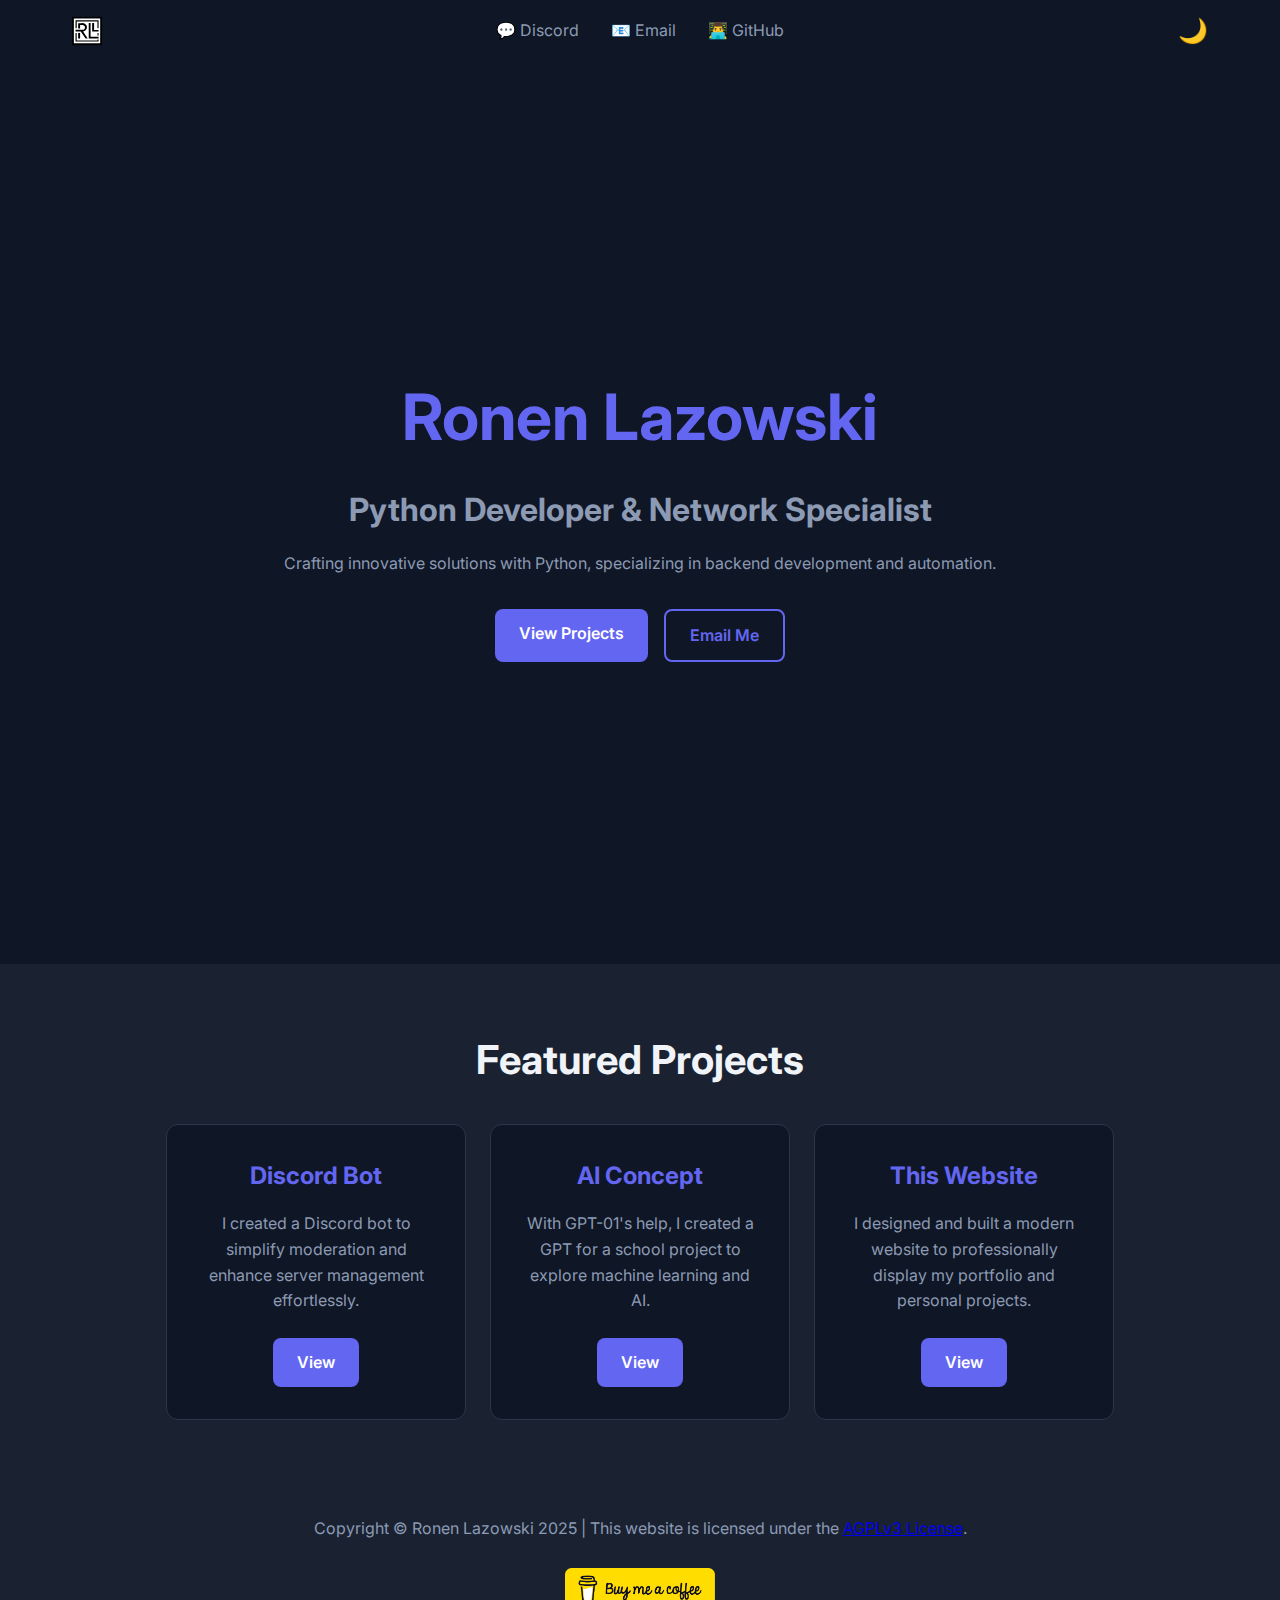
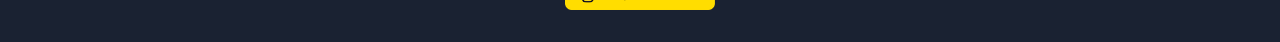
<file: index.html>
<!DOCTYPE html>
<html lang="en">
<head>
    <!-- Meta Information -->
    <meta charset="UTF-8" />
    <meta name="viewport" content="width=device-width, initial-scale=1.0" />
    <meta name="description" content="Python developer and network specialist building automation tools, Discord bots, and scalable backend systems." />
    <meta name="author" content="Ronen Lazowski" />
    <meta name="robots" content="index, follow" />
    <meta name="theme-color" content="#0d1117" />
    <meta name="apple-mobile-web-app-title" content="Ronen L" />

    <!-- Title and Canonical -->
    <title>Ronen Lazowski | Python Developer & Network Specialist</title>
    <link rel="canonical" href="https://www.ronenlaz.com/" />

    <!-- Open Graph Meta Tags -->
    <meta property="og:site_name" content="Ronen Lazowski" />
    <meta property="og:locale" content="en_US" />
    <meta property="og:title" content="Ronen Lazowski | Python Developer & Network Specialist" />
    <meta property="og:description" content="Python Developer & Network Specialist crafting automation tools, bots, and scalable backend systems." />
    <meta property="og:type" content="website" />
    <meta property="og:url" content="https://www.ronenlaz.com" />
    <meta property="og:image" content="images/logo.png" />
    <meta property="og:image:width" content="630" />
    <meta property="og:image:height" content="630" />

    <!-- Twitter Card Meta Tags -->
    <meta name="twitter:card" content="summary_large_image" />
    <meta name="twitter:title" content="Ronen Lazowski | Python Developer & Network Specialist" />
    <meta name="twitter:description" content="Python Developer & Network Specialist crafting automation tools, bots, and scalable backend systems." />
    <meta name="twitter:image" content="images/logo.png" />

    <!-- Favicon and Icons -->
    <link rel="icon" href="favicon.ico" type="image/x-icon" />
    <link rel="icon" type="image/png" href="images/favicon-96x96.png" sizes="96x96" alt="Ronen Lazowski Python Developer Logo"/>
    <link rel="icon" type="image/svg+xml" href="images/favicon.svg" />
    <link rel="shortcut icon" href="images/favicon.ico" />
    <link rel="apple-touch-icon" sizes="180x180" href="images/apple-touch-icon.png" />

    <!-- Preconnect & Preload Resources -->
    <link rel="preconnect" href="https://fonts.googleapis.com" />
    <link rel="preconnect" href="https://fonts.gstatic.com" crossorigin="anonymous" />
    <link rel="preload" href="images/logo.svg" as="image" />
    <link rel="preload" href="https://fonts.googleapis.com/css2?family=Inter:wght@300;400;600&display=swap" as="style" onload="this.onload=null;this.rel='stylesheet'" />
    <noscript>
        <link href="https://fonts.googleapis.com/css2?family=Inter:wght@300;400;600&display=swap" rel="stylesheet">
    </noscript>

    <!-- Google Analytics -->
    <!-- Google tag (gtag.js) -->
    <script async src="https://www.googletagmanager.com/gtag/js?id=G-HVR13DPYR2"></script>
    <script>
        window.dataLayer = window.dataLayer || [];
        function gtag(){dataLayer.push(arguments);}
        gtag('js', new Date());
        gtag('config', 'G-HVR13DPYR2');
    </script>

    <!-- Alternate Link for Hreflang -->
    <link rel="alternate" href="https://www.ronenlaz.com" hreflang="en" />

    <!-- Stylesheets -->
    <link rel="stylesheet" href="style.css" />

    <!-- Schema.org Structured Data (JSON-LD) -->
    <script type="application/ld+json">
        {
          "@context": "https://schema.org",
          "@type": "Person",
          "name": "Ronen Lazowski",
          "url": "https://www.ronenlaz.com",
          "sameAs": [
            "https://github.com/ronenlazowski",
            "https://discord.com/users/1357038796532875406"
          ],
          "jobTitle": "Python Developer & Network Specialist",
          "description": "Crafting backend automation tools, bots, and modern web apps.",
          "image": "https://www.ronenlaz.com/images/logo.png"
        }
    </script>

    <!-- Web Manifest -->
    <link rel="manifest" href="site.webmanifest" />
</head>
<body>
<nav id="navbar">
    <div class="nav-content">
        <a href="#home" class="logo no-uri-change"><img src="images/logo.svg" style="display:block;" alt="logo" width="30" height="30"></a>
        <button id="mobile-menu-toggle" aria-label="Toggle Mobile Menu">☰</button>
        <ul class="nav-menu">
            <li><a href="https://discord.com/users/1357038796532875406" target="_blank" rel="noopener noreferrer">💬 Discord</a></li>
            <li><a href="mailto:me@ronenlaz.com" target="_blank" rel="noopener noreferrer">📧 Email</a></li>
            <li><a href="https://github.com/ronenlazowski" target="_blank" rel="noopener noreferrer">👨‍💻 GitHub</a></li>
        </ul>
        <button id="theme-toggle" aria-label="Toggle Theme">
            <span class="theme-icon">🌙</span>
        </button>
    </div>
</nav>
<section id="home">
    <div class="section-content">
        <h1>Ronen Lazowski</h1>
        <h2>Python Developer & Network Specialist</h2>
        <p>Crafting innovative solutions with Python, specializing in backend development and automation.</p>
        <div class="cta-buttons">
            <a href="#projects" class="btn btn-primary no-uri-change">View Projects</a>
            <a href="mailto:me@ronenlaz.com" target="_blank" rel="noopener noreferrer" class="btn btn-secondary">Email Me</a>
        </div>
    </div>
</section>
<section id="projects">
    <div class="section-content">
        <h2>Featured Projects</h2>
        <div class="projects-container">
            <div class="project-card">
                <h3>Discord Bot</h3>
                <p>I created a Discord bot to simplify moderation and enhance server management effortlessly.</p>
                <a href="https://github.com/ronenlazowski/paul" target="_blank" rel="noopener noreferrer" class="btn btn-primary">View</a>
            </div>
            <div class="project-card">
                <h3>AI Concept</h3>
                <p>With GPT-01's help, I created a GPT for a school project to explore machine learning and AI.</p>
                <a href="https://github.com/ronenlazowski/ai-concept" target="_blank" rel="noopener noreferrer" class="btn btn-primary">View</a>
            </div>
            <div class="project-card">
                <h3>This Website</h3>
                <p>I designed and built a modern website to professionally display my portfolio and personal projects.</p>
                <a href="https://github.com/ronenlazowski/website" target="_blank" rel="noopener noreferrer" class="btn btn-primary">View</a>
            </div>
        </div>
    </div>
</section>
<footer>
    <p>Copyright &copy; Ronen Lazowski 2025 | This website is licensed under the
        <a href="https://github.com/ronenlazowski/website/blob/main/LICENSE" target="_blank" rel="noopener noreferrer">AGPLv3 License</a>.
    </p>
    <br>
    <a href="https://buymeacoffee.com/ronenlazowski" target="_blank" rel="noopener noreferrer">
        <img src="images/bmc-button.png" style="display:block; margin-left: auto; margin-right: auto;" alt="BMC" width="150" height="42">
    </a>
</footer>
<script src="script.js"></script>
</body>
</html>
</file>
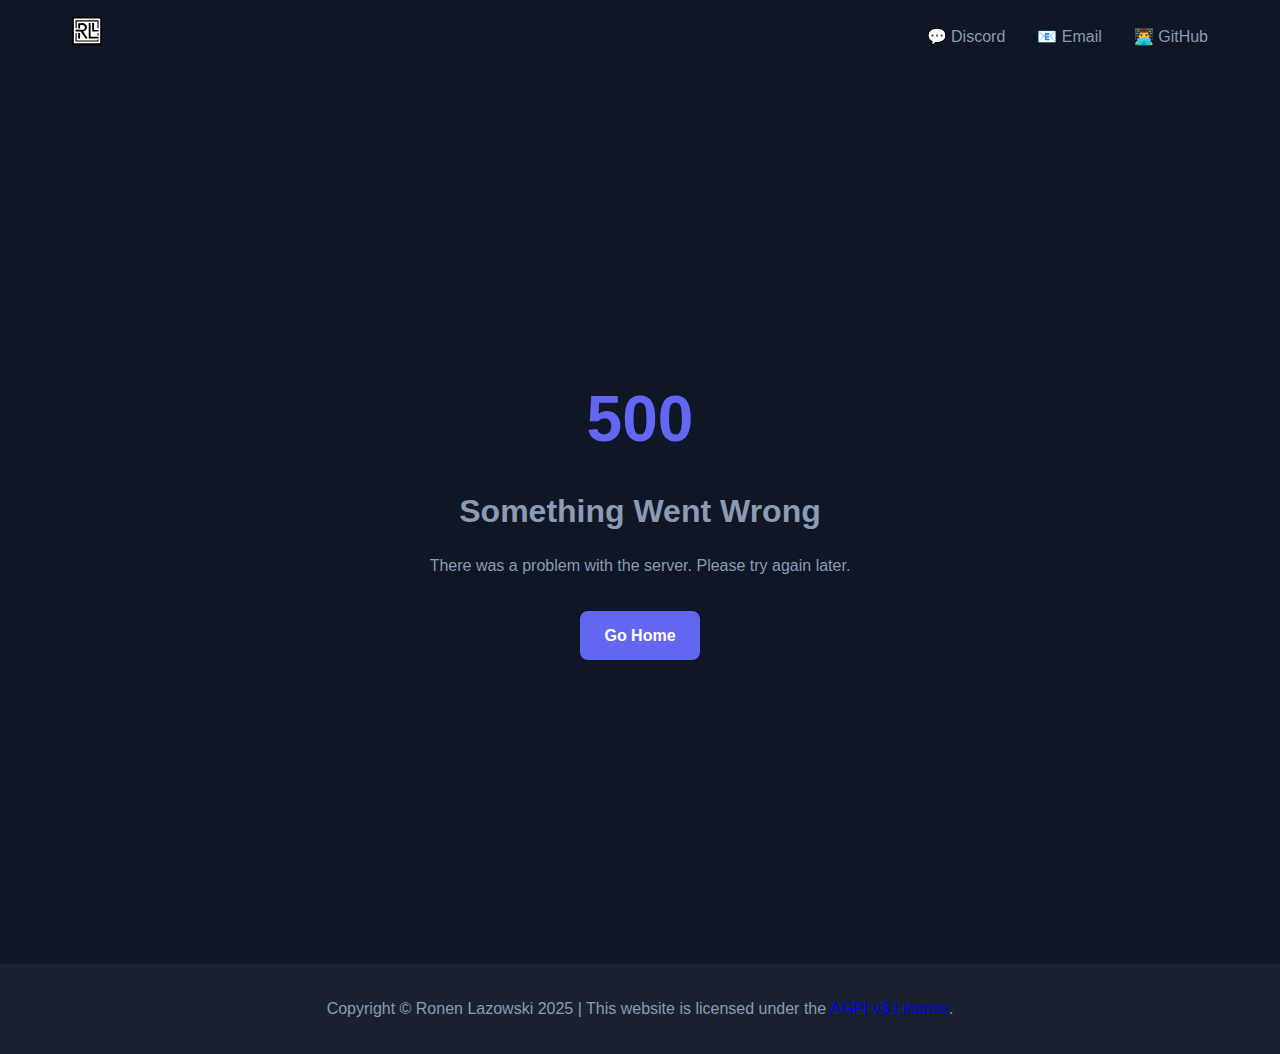
<file: 50x.html>
<!DOCTYPE html>
<html lang="en">
<head>
    <meta charset="UTF-8" />
    <meta name="viewport" content="width=device-width, initial-scale=1.0" />
    <title>500 - Server Error | Ronen Lazowski</title>
    <link rel="stylesheet" href="style.css" />
</head>
<body>
    <nav id="navbar">
        <div class="nav-content">
            <a href="#home" class="logo no-uri-change"><img src="images/logo.svg" alt="logo" width="30" height="30"></a>
            <ul class="nav-menu">
                <li><a href="https://discord.com/users/1357038796532875406" target="_blank" rel="noopener noreferrer">💬 Discord</a></li>
                <li><a href="mailto:me@ronenlaz.com" target="_blank" rel="noopener noreferrer">📧 Email</a></li>
                <li><a href="https://github.com/ronenlazowski" target="_blank" rel="noopener noreferrer">👨‍💻 GitHub</a></li>
            </ul>
        </div>
    </nav>
    <section id="home">
        <div class="section-content">
            <h1>500</h1>
            <h2>Something Went Wrong</h2>
            <p>There was a problem with the server. Please try again later.</p>
            <div class="cta-buttons">
                <a href="/" class="btn btn-primary">Go Home</a>
            </div>
        </div>
    </section>
    <footer>
        <p>Copyright &copy; Ronen Lazowski 2025 | This website is licensed under the
            <a href="https://github.com/ronenlazowski/website/blob/main/LICENSE" target="_blank" rel="noopener noreferrer">AGPLv3 License</a>.
        </p>
    </footer>
</body>
</html>
</file>
<file: style.css>
:root {
    --bg-primary: #0f1625;
    --bg-secondary: #1a2232;
    --text-primary: #f0f4f8;
    --text-secondary: #8c9ab3;
    --accent-color: #6366f1;
    --accent-hover: #7c3aed;
    --accent-subtle: #4338ca;
    --transition-speed: 0.3s;
    --border-color: #2c3648;
    --navbar-bg: #0f1625;
}

body.light-mode {
    --bg-primary: #f8fafc;
    --bg-secondary: #ffffff;
    --text-primary: #1e2837;
    --text-secondary: #6b7280;
    --accent-color: #5b51d8;
    --accent-hover: #4338ca;
    --accent-subtle: #6366f1;
    --navbar-bg: #f8fafc;
    --navbar-border: rgba(0,0,0,0.08);
}

:root,
body {
    color-scheme: dark light;
}

html {
    scroll-behavior: smooth;
}

* {
    margin: 0;
    padding: 0;
    box-sizing: border-box;
}

body {
    font-family: 'Inter', sans-serif;
    line-height: 1.6;
    background-color: var(--bg-primary);
    color: var(--text-primary);
    transition: background-color var(--transition-speed), color var(--transition-speed);
    width: 100%;
    max-width: 100%;
    overflow-x: hidden;
    padding-top: 4rem;
}

#navbar {
    position: fixed;
    width: 100%;
    top: 0;
    left: 0;
    background-color: var(--navbar-bg);
    z-index: 1000;
    padding: 1rem 0;
    border-bottom: 1px solid var(--navbar-border);
    box-shadow: 0 2px 4px var(--navbar-border);
}

.nav-content {
    max-width: 1200px;
    margin: 0 auto;
    display: flex;
    justify-content: space-between;
    align-items: center;
    padding: 0 2rem;
}

.logo {
    font-size: 1.5rem;
    font-weight: bold;
    color: var(--accent-color);
    text-decoration: none;
}

nav ul {
    display: flex;
    list-style: none;
    gap: 2rem;
}

nav ul li a {
    color: var(--text-secondary);
    text-decoration: none;
    transition: color var(--transition-speed);
}

nav ul li a:hover {
    color: var(--accent-color);
}

#theme-toggle {
    background: none;
    border: none;
    cursor: pointer;
    font-size: 1.5rem;
}

#mobile-menu-toggle {
    display: none;
    background: none;
    border: none;
    color: var(--text-secondary);
    font-size: 1.5rem;
    cursor: pointer;
}

#home {
    min-height: 100vh;
    display: flex;
    align-items: center;
    justify-content: center;
    text-align: center;
    padding: 2rem;
}

#home h1 {
    font-size: 4rem;
    color: var(--accent-color);
    margin-bottom: 1rem;
}

#home h2 {
    font-size: 2rem;
    color: var(--text-secondary);
    margin-bottom: 1rem;
}

#home p {
    color: var(--text-secondary);
    margin-bottom: 2rem;
}

.cta-buttons {
    display: flex;
    justify-content: center;
    gap: 1rem;
}

.btn {
    display: inline-block;
    padding: 0.75rem 1.5rem;
    border-radius: 0.5rem;
    text-decoration: none;
    transition: background-color var(--transition-speed);
    font-weight: 600;
}

.btn-primary {
    background-color: var(--accent-color);
    color: white;
}

.btn-primary:hover {
    background-color: var(--accent-hover);
}

.btn-secondary {
    background-color: transparent;
    border: 2px solid var(--accent-color);
    color: var(--accent-color);
}

.btn-secondary:hover {
    background-color: var(--accent-color);
    color: white;
}

footer {
    background-color: var(--bg-secondary);
    text-align: center;
    padding: 2rem;
    color: var(--text-secondary);
}

#projects {
    padding: 4rem 2rem;
    text-align: center;
    background-color: var(--bg-secondary);
}

#projects h2 {
    font-size: 2.5rem;
    margin-bottom: 2rem;
    color: var(--text-primary);
}

.projects-container {
    display: flex;
    justify-content: center;
    gap: 1.5rem;
    flex-wrap: wrap;
}

.project-card {
    background-color: var(--bg-primary);
    border: 1px solid var(--border-color);
    border-radius: 0.75rem;
    padding: 2rem;
    width: 300px;
    text-align: center;
    transition: transform 0.3s ease, box-shadow 0.3s ease;
}

.project-card h3 {
    font-size: 1.5rem;
    color: var(--accent-color);
    margin-bottom: 1rem;
}

.project-card p {
    color: var(--text-secondary);
    margin-bottom: 1.5rem;
}

.project-card:hover {
    transform: translateY(-5px);
    box-shadow: 0 5px 15px rgba(0, 0, 0, 0.2);
}

@media (max-width: 768px) {
    .cta-buttons {
        display: flex;
        flex-direction: column;
        gap: 10px;
    }

    .projects-container {
        display: grid;
        grid-template-columns: 1fr;
        gap: 1.5rem;
        justify-items: center;
        align-items: center;
    }

    #navbar {
        height: 4rem;
        padding: 0;
    }

    #navbar .nav-content {
        height: 100%;
        padding: 0 1rem;
        position: relative;
    }

    #mobile-menu-toggle {
        position: absolute;
        left: 50%;
        top: 50%;
        transform: translate(-50%, -50%);
        display: block;
        background: none;
        border: none;
        color: var(--text-secondary);
        font-size: 1.5rem;
        cursor: pointer;
        z-index: 1002;
    }

    #theme-toggle {
        position: absolute;
        right: 1rem;
        top: 50%;
        transform: translateY(-50%);
        display: block;
        z-index: 1002;
    }

    .nav-menu {
        display: flex;
        flex-direction: column;
        position: fixed;
        top: 4rem;
        left: 0;
        width: 100%;
        background-color: var(--bg-primary);
        backdrop-filter: blur(10px);
        -webkit-backdrop-filter: blur(10px);
        transform: translateY(-150%);
        transition: transform var(--transition-speed);
        z-index: 1001;
        padding-top: 1rem;
        align-items: center;
    }

    .nav-menu.active {
        transform: translateY(0);
    }

    nav ul {
        flex-direction: column;
        align-items: center;
        gap: 1rem;
        width: 100%;
    }

    nav ul li {
        width: 100%;
        text-align: center;
    }

    nav ul li a {
        display: block;
        padding: 0.5rem;
    }

    .logo {
        z-index: 1002;
        position: relative;
    }
}

@media (min-width: 769px) {
    #mobile-menu-toggle {
        display: none;
    }

    .nav-menu {
        display: flex !important;
        transform: translateX(0) !important;
    }
}
</file>
